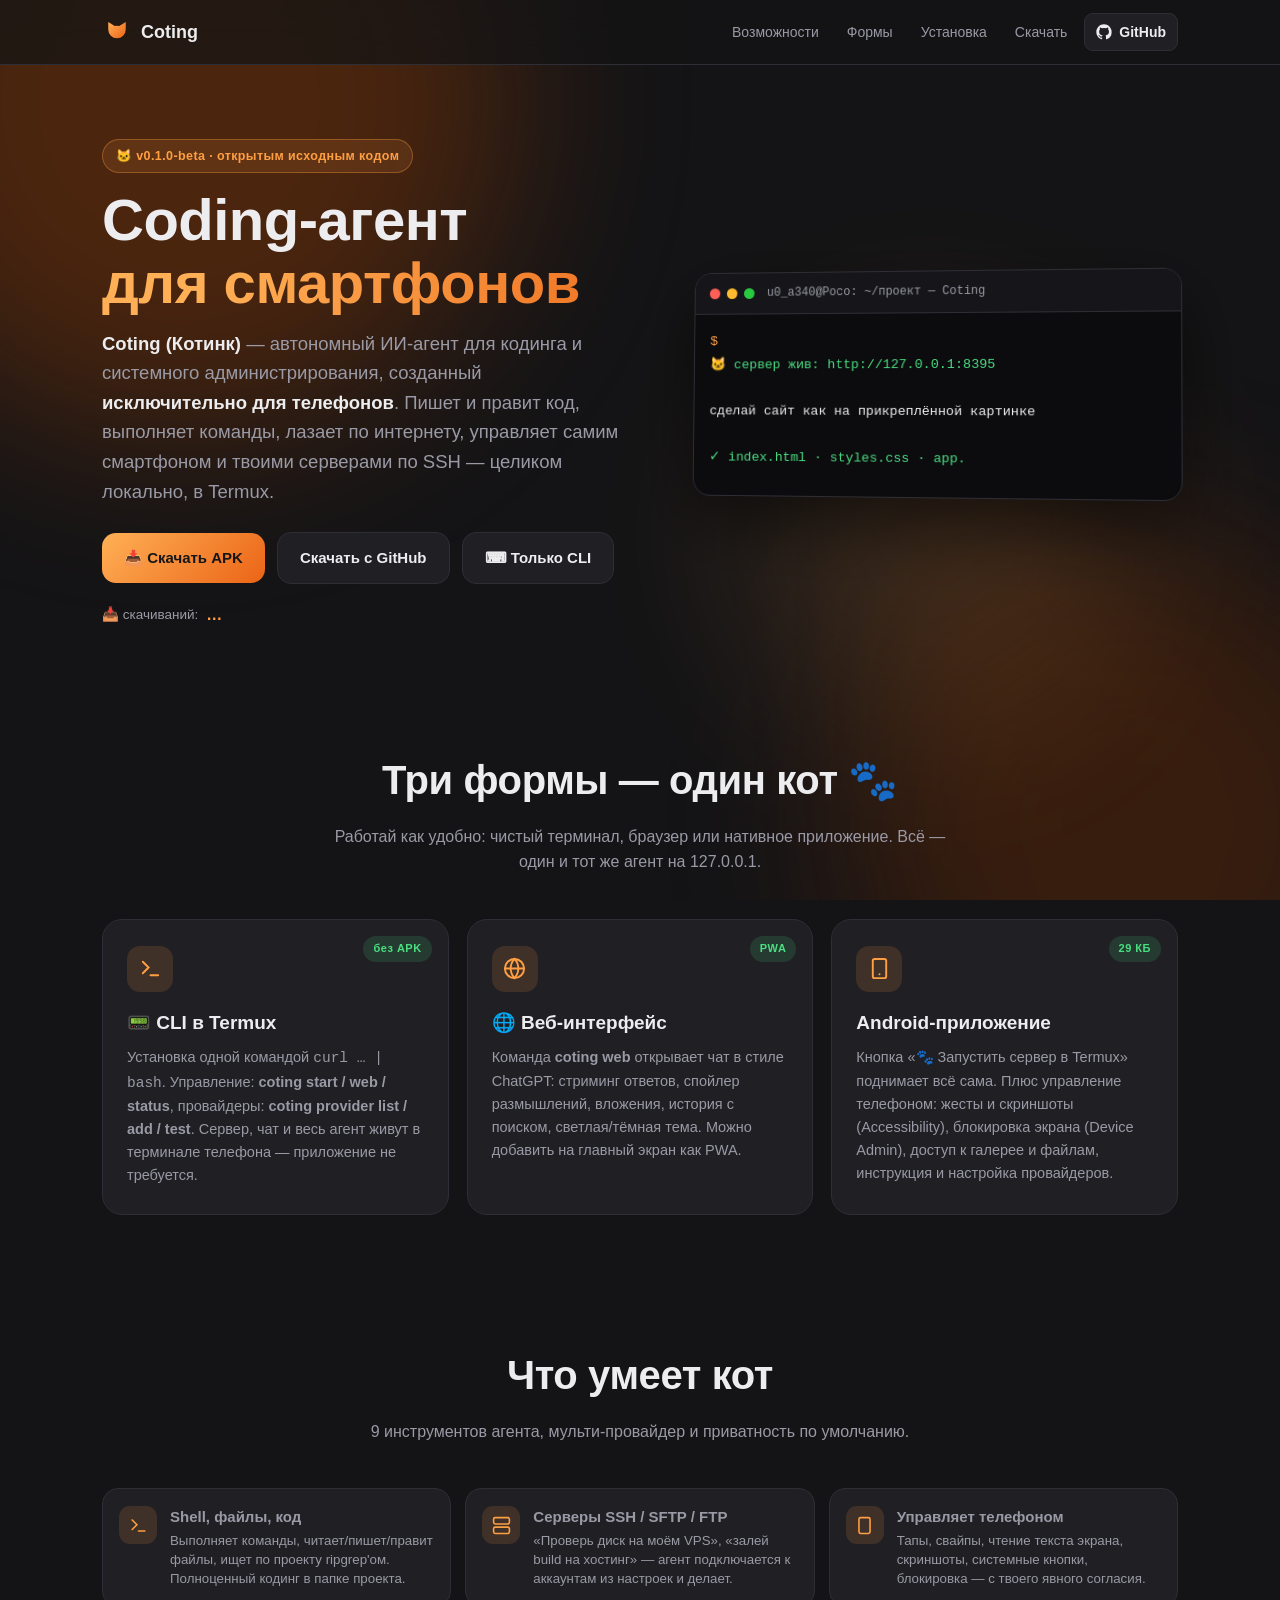
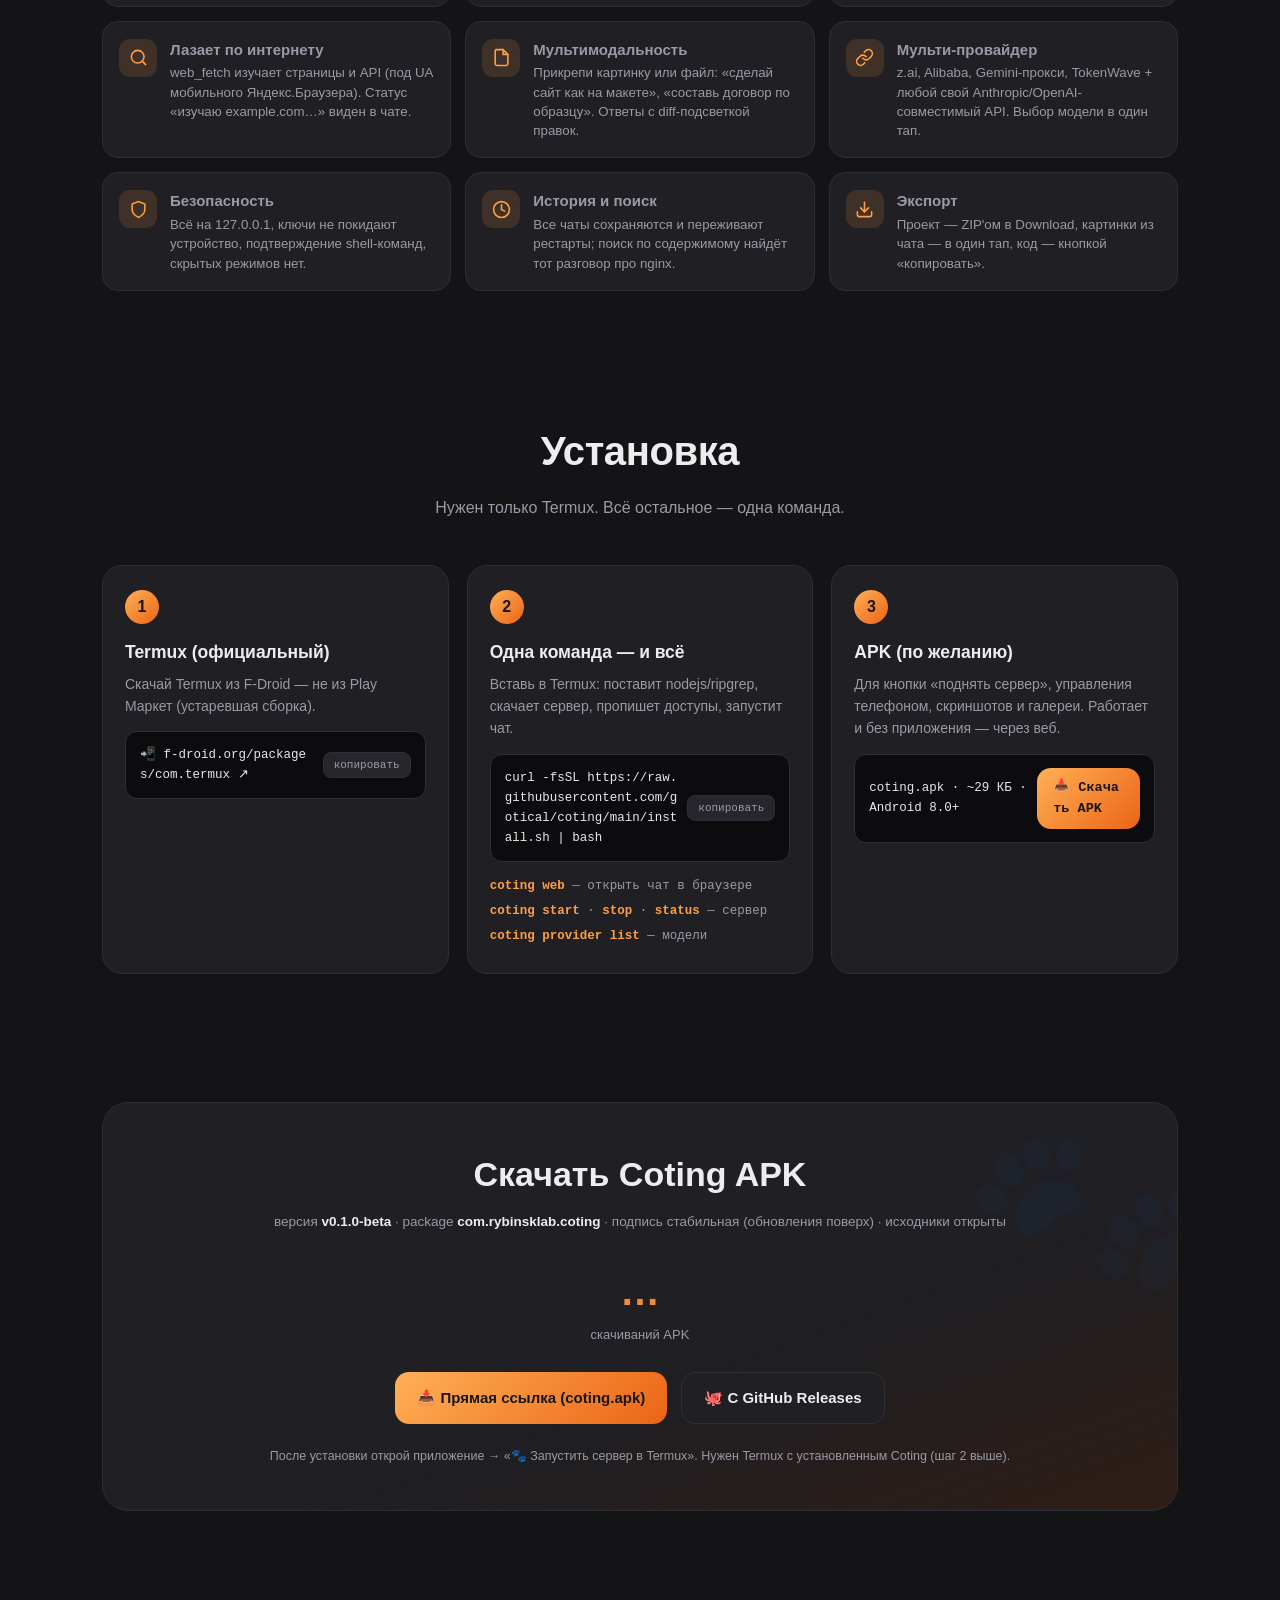
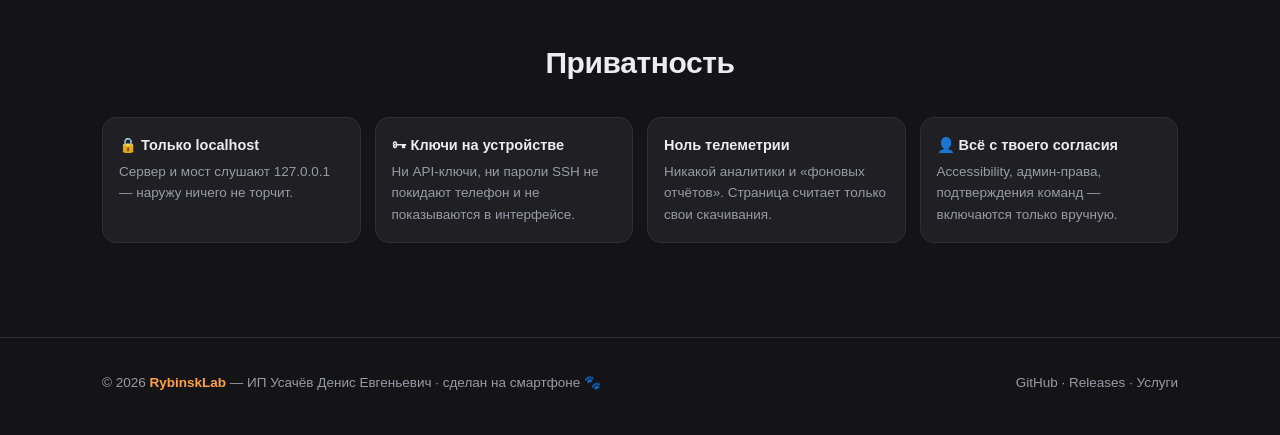
<file: site/index.html>
<!doctype html>
<html lang="ru">
<head>
<meta charset="utf-8">
<meta name="viewport" content="width=device-width, initial-scale=1, viewport-fit=cover">
<title>Coting 🐱 — AI-агент для кодинга и системного администрирования на смартфоне | Termux + веб + Android APK</title>
<meta name="description" content="Coting (Котинк) — автономный кодинг-агент с ИИ, созданный для смартфонов. Работает в Termux (CLI), имеет веб-интерфейс и Android-приложение. Пишет код, управляет телефоном, подключается к серверам по SSH. Скачай APK бесплатно.">
<meta name="keywords" content="coting, кодинг агент, ии агент android, termux агент, агент для смартфонов, ai coding agent android, ssh агент, скачать apk, rybinsklab">
<meta name="robots" content="index, follow">
<link rel="canonical" href="https://rybinsklab.ru/coting/">
<meta name="theme-color" content="#212121">
<meta property="og:type" content="website">
<meta property="og:site_name" content="RybinskLab">
<meta property="og:title" content="Coting — AI-агент для смартфонов: кодинг + администрирование">
<meta property="og:description" content="Автономный агент с ИИ целиком в твоём телефоне: CLI в Termux, веб-интерфейс и Android APK. Пишет код, лазает по интернету, управляет телефоном и серверами.">
<meta property="og:url" content="https://rybinsklab.ru/coting/">
<meta property="og:image" content="https://rybinsklab.ru/coting/og.png">
<meta property="og:locale" content="ru_RU">
<meta name="twitter:card" content="summary_large_image">
<meta name="twitter:title" content="Coting — AI-агент для смартфонов">
<meta name="twitter:description" content="Кодинг + системное администрирование с ИИ прямо на телефоне: Termux CLI, веб и APK.">
<meta name="twitter:image" content="https://rybinsklab.ru/coting/og.png">
<link rel="icon" type="image/png" href="icons/icon-192.png">
<script type="application/ld+json">
{
  "@context": "https://schema.org",
  "@type": "SoftwareApplication",
  "name": "Coting",
  "operatingSystem": "Android, Termux",
  "applicationCategory": "DeveloperApplication",
  "description": "AI-агент для кодинга и системного администрирования, созданный исключительно для смартфонов. Работает в Termux (CLI), имеет веб-интерфейс и Android-приложение.",
  "offers": { "@type": "Offer", "price": "0", "priceCurrency": "RUB" },
  "softwareVersion": "0.1.0-beta",
  "downloadUrl": "https://rybinsklab.ru/coting/coting.apk",
  "url": "https://rybinsklab.ru/coting/",
  "author": { "@type": "Organization", "name": "RybinskLab", "url": "https://rybinsklab.ru" }
}
</script>
<style>
:root{
  --bg:#141416; --bg2:#1c1c20; --card:#1f1f24; --card2:#26262c;
  --line:#2e2e36; --txt:#EDEDEF; --muted:#9A9AA6;
  --acc:#FF9F43; --acc2:#EB6416; --ok:#4ADE80; --mono:ui-monospace,"JetBrains Mono","Droid Sans Mono",monospace;
}
*{box-sizing:border-box;margin:0;padding:0}
html{scroll-behavior:smooth}
body{
  background:var(--bg);color:var(--txt);
  font-family:-apple-system,BlinkMacSystemFont,"Segoe UI",Roboto,"Helvetica Neue",Arial,sans-serif;
  font-size:16px;line-height:1.6;overflow-x:hidden;
  -webkit-tap-highlight-color:transparent;
}
a{color:var(--acc);text-decoration:none}
.wrap{max-width:1120px;margin:0 auto;padding:0 22px}

/* ---------- анимированный фон ---------- */
.blobs{position:fixed;inset:0;z-index:-1;overflow:hidden;pointer-events:none}
.blob{position:absolute;border-radius:50%;filter:blur(90px);opacity:.35;animation:drift 18s ease-in-out infinite alternate}
.b1{width:52vw;height:52vw;background:#b34700;top:-18vw;left:-12vw}
.b2{width:44vw;height:44vw;background:#7a2f00;bottom:-16vw;right:-10vw;animation-delay:-6s}
.b3{width:30vw;height:30vw;background:#ff9f43;top:38%;left:58%;opacity:.14;animation-delay:-11s}
@keyframes drift{from{transform:translate(0,0) scale(1)}to{transform:translate(6vw,4vw) scale(1.18)}}
.paw{position:fixed;color:rgba(255,159,67,.06);z-index:-1;animation:floatPaw linear infinite;pointer-events:none;font-size:28px}
@keyframes floatPaw{from{transform:translateY(105vh) rotate(0)}to{transform:translateY(-10vh) rotate(60deg)}}

/* ---------- навигация ---------- */
nav{position:sticky;top:0;z-index:50;backdrop-filter:blur(14px);background:rgba(20,20,22,.72);border-bottom:1px solid var(--line)}
nav .wrap{display:flex;align-items:center;gap:16px;padding-top:13px;padding-bottom:13px}
.logo{display:flex;align-items:center;gap:9px;font-weight:800;font-size:18px;color:var(--txt)}
.logo svg{width:30px;height:30px;border-radius:9px}
.navlinks{margin-left:auto;display:flex;gap:6px;align-items:center}
.navlinks a{color:var(--muted);font-size:14px;padding:7px 11px;border-radius:9px;transition:.2s}
.navlinks a:hover{color:var(--txt);background:var(--card)}
.gh-btn{display:inline-flex;align-items:center;gap:7px;background:var(--card);border:1px solid var(--line);color:var(--txt)!important;font-weight:600;font-size:13.5px;padding:8px 14px;border-radius:999px;transition:.2s}
.gh-btn:hover{border-color:var(--acc);transform:translateY(-1px)}
@media(max-width:700px){.navlinks a:not(.gh-btn){display:none}}

/* ---------- hero ---------- */
.hero{padding-top:74px;padding-bottom:56px;display:grid;grid-template-columns:1.05fr .95fr;gap:40px;align-items:center}
@media(max-width:900px){.hero{grid-template-columns:1fr;padding-top:44px}}
.badge{display:inline-flex;align-items:center;gap:8px;background:rgba(255,159,67,.12);border:1px solid rgba(255,159,67,.35);color:var(--acc);font-size:12.5px;font-weight:700;padding:6px 13px;border-radius:999px;letter-spacing:.4px;animation:pulseB 2.6s ease-in-out infinite}
@keyframes pulseB{0%,100%{box-shadow:0 0 0 0 rgba(255,159,67,.35)}50%{box-shadow:0 0 0 9px rgba(255,159,67,0)}}
h1{font-size:clamp(34px,5.4vw,58px);line-height:1.08;font-weight:900;margin:16px 0 6px;letter-spacing:-.5px}
h1 .grad{background:linear-gradient(92deg,#ffb056 10%,#eb6416 60%,#ffcf8e);background-size:220% 100%;-webkit-background-clip:text;background-clip:text;-webkit-text-fill-color:transparent;animation:shine 5s linear infinite}
@keyframes shine{to{background-position:220% 0}}
.sub{color:var(--muted);font-size:clamp(15px,1.7vw,18.5px);max-width:520px;margin:14px 0 26px}
.sub b{color:var(--txt)}
.cta{display:flex;flex-wrap:wrap;gap:12px;align-items:center}
.btn{display:inline-flex;align-items:center;gap:9px;font-weight:700;font-size:15px;padding:13px 22px;border-radius:14px;border:none;cursor:pointer;transition:.22s;position:relative;overflow:hidden}
.btn-acc{background:linear-gradient(135deg,#FFB056,#EB6416);color:#161616}
.btn-acc:hover{transform:translateY(-2px);box-shadow:0 10px 28px rgba(235,100,22,.4)}
.btn-acc::after{content:"";position:absolute;top:0;left:-120%;width:60%;height:100%;background:linear-gradient(100deg,transparent,rgba(255,255,255,.5),transparent);animation:sweep 3.4s ease-in-out infinite}
@keyframes sweep{0%{left:-120%}45%,100%{left:130%}}
.btn-ghost{background:var(--card);border:1px solid var(--line);color:var(--txt)}
.btn-ghost:hover{border-color:var(--acc);transform:translateY(-2px)}
.counter-line{margin-top:18px;color:var(--muted);font-size:13.5px;display:flex;align-items:center;gap:8px}
.counter-line b{color:var(--acc);font-size:16px;font-variant-numeric:tabular-nums;transition:.4s}
.counter-line.bump b{transform:scale(1.35);display:inline-block}

/* терминал в hero */
.term{background:#0c0c0f;border:1px solid var(--line);border-radius:18px;box-shadow:0 26px 70px rgba(0,0,0,.55);overflow:hidden;transform:perspective(1200px) rotateY(-7deg) rotateX(2deg);transition:.5s;animation:termFloat 7s ease-in-out infinite}
.term:hover{transform:perspective(1200px) rotateY(0) rotateX(0)}
@keyframes termFloat{0%,100%{translate:0 0}50%{translate:0 -12px}}
.term-head{display:flex;align-items:center;gap:7px;padding:11px 15px;background:#16161a;border-bottom:1px solid var(--line)}
.tdot{width:11px;height:11px;border-radius:50%}
.term-title{margin-left:6px;font-family:var(--mono);font-size:12px;color:var(--muted)}
.term-body{padding:16px 16px 18px;font-family:var(--mono);font-size:13.5px;line-height:1.75;min-height:184px;white-space:pre-wrap;word-break:break-word}
.term-body .p{color:var(--acc)}
.term-body .o{color:var(--muted)}
.term-body .g{color:var(--ok)}
.cursor{display:inline-block;width:8px;height:16px;background:var(--acc);vertical-align:-2px;animation:blink 1s steps(1) infinite}
@keyframes blink{50%{opacity:0}}

/* ---------- секции ---------- */
section{padding:64px 0}
.sec-title{font-size:clamp(26px,3.6vw,40px);font-weight:900;text-align:center;letter-spacing:-.4px}
.sec-sub{color:var(--muted);text-align:center;max-width:640px;margin:12px auto 44px;font-size:16px}
.reveal{opacity:0;transform:translateY(26px);transition:opacity .7s cubic-bezier(.2,.7,.3,1),transform .7s cubic-bezier(.2,.7,.3,1)}
.reveal.on{opacity:1;transform:none}
.grid3{display:grid;grid-template-columns:repeat(3,1fr);gap:18px}
@media(max-width:880px){.grid3{grid-template-columns:1fr}}
.card{background:var(--card);border:1px solid var(--line);border-radius:20px;padding:26px 24px;transition:.28s;position:relative}
.card:hover{transform:translateY(-6px);border-color:rgba(255,159,67,.55);box-shadow:0 18px 44px rgba(0,0,0,.4)}
.card .ic{width:46px;height:46px;border-radius:13px;background:rgba(255,159,67,.14);display:flex;align-items:center;justify-content:center;margin-bottom:16px;color:var(--acc)}
.card .ic svg{width:23px;height:23px}
.card h3{font-size:19px;margin-bottom:8px}
.card p{color:var(--muted);font-size:14.5px}
.tag{position:absolute;top:16px;right:16px;font-size:11px;font-weight:800;letter-spacing:.5px;padding:4px 10px;border-radius:999px;background:rgba(74,222,128,.14);color:var(--ok)}

/* фичи */
.feat{display:grid;grid-template-columns:repeat(3,1fr);gap:14px}
@media(max-width:880px){.feat{grid-template-columns:repeat(2,1fr)}}
@media(max-width:560px){.feat{grid-template-columns:1fr}}
.f{display:flex;gap:13px;background:var(--card);border:1px solid var(--line);border-radius:16px;padding:17px 16px;transition:.25s}
.f:hover{border-color:var(--acc);transform:translateY(-3px)}
.f .ic{flex-shrink:0;width:38px;height:38px;border-radius:11px;background:rgba(255,159,67,.14);display:flex;align-items:center;justify-content:center;color:var(--acc)}
.f .ic svg{width:19px;height:19px}
.f b{display:block;font-size:15px;margin-bottom:3px}
.f span{color:var(--muted);font-size:13.3px;line-height:1.45;display:block}

/* установка */
.install{display:grid;grid-template-columns:repeat(3,1fr);gap:18px}
@media(max-width:880px){.install{grid-template-columns:1fr}}
.step{background:var(--card);border:1px solid var(--line);border-radius:20px;padding:24px 22px}
.step .num{width:34px;height:34px;border-radius:50%;background:linear-gradient(135deg,#FFB056,#EB6416);color:#161616;font-weight:900;display:flex;align-items:center;justify-content:center;font-size:16px;margin-bottom:14px}
.step h3{font-size:17.5px;margin-bottom:7px}
.step p{color:var(--muted);font-size:14px;margin-bottom:14px}
.codebox{background:#0c0c0f;border:1px solid var(--line);border-radius:12px;padding:13px 14px;font-family:var(--mono);font-size:12.5px;color:#e8e8ea;position:relative;display:flex;justify-content:space-between;gap:10px;align-items:center;word-break:break-all}
.copy{flex-shrink:0;background:var(--card2);border:1px solid var(--line);color:var(--muted);font-size:11px;font-family:inherit;padding:6px 10px;border-radius:8px;cursor:pointer;transition:.2s}
.copy:hover{color:var(--txt);border-color:var(--acc)}
.cmds{margin-top:12px;font-family:var(--mono);font-size:12.5px;color:var(--muted);line-height:2}
.cmds b{color:var(--acc);font-weight:600}

/* download */
.dl-card{background:linear-gradient(160deg,var(--card) 60%,rgba(235,100,22,.12));border:1px solid var(--line);border-radius:26px;padding:44px 30px;text-align:center;position:relative;overflow:hidden}
.dl-card::before{content:"🐾";position:absolute;font-size:190px;opacity:.045;right:-30px;top:-46px;transform:rotate(-18deg)}
.dl-meta{color:var(--muted);font-size:13.5px;margin:10px 0 26px}
.dl-meta b{color:var(--txt)}
.dl-btns{display:flex;gap:14px;justify-content:center;flex-wrap:wrap}
.dl-note{margin-top:22px;color:var(--muted);font-size:12.5px}
.big-count{font-size:40px;font-weight:900;background:linear-gradient(120deg,#FFB056,#EB6416);-webkit-background-clip:text;background-clip:text;-webkit-text-fill-color:transparent;font-variant-numeric:tabular-nums}

/* приватность / faq */
.priv{display:grid;grid-template-columns:repeat(4,1fr);gap:14px}
@media(max-width:880px){.priv{grid-template-columns:repeat(2,1fr)}}
@media(max-width:520px){.priv{grid-template-columns:1fr}}
.pv{background:var(--card);border:1px solid var(--line);border-radius:14px;padding:16px;font-size:13.5px;color:var(--muted)}
.pv b{color:var(--txt);display:block;margin-bottom:4px;font-size:14.5px}

footer{border-top:1px solid var(--line);padding:34px 0 44px;margin-top:30px}
footer .wrap{display:flex;flex-wrap:wrap;gap:14px;align-items:center;justify-content:space-between;color:var(--muted);font-size:13.5px}
footer a{color:var(--muted)}footer a:hover{color:var(--acc)}

@media(prefers-reduced-motion:reduce){*,*::before,*::after{animation-duration:.01s!important;transition-duration:.01s!important}}
</style>
</head>
<body>

<div class="blobs"><div class="blob b1"></div><div class="blob b2"></div><div class="blob b3"></div></div>

<nav>
  <div class="wrap">
    <span class="logo">
      <svg viewBox="0 0 24 24"><defs><linearGradient id="lg" x1="0" y1="0" x2="1" y2="1"><stop offset="0" stop-color="#FFB056"/><stop offset="1" stop-color="#EB6416"/></linearGradient></defs><path fill="url(#lg)" d="M5 10 L5 4 L10.2 7.2 A7 7 0 0 1 13.8 7.2 L19 4 L19 10 A7 7 0 1 1 5 10 Z"/></svg>
      Coting
    </span>
    <div class="navlinks">
      <a href="#vozmozhnosti">Возможности</a>
      <a href="#formas">Формы</a>
      <a href="#ustanovka">Установка</a>
      <a href="#skachat">Скачать</a>
      <a class="gh-btn" href="https://github.com/gotical/coting" target="_blank" rel="noopener" onclick="dl('github')">
        <svg width="16" height="16" viewBox="0 0 24 24" fill="currentColor"><path d="M12 .5C5.65.5.5 5.65.5 12c0 5.08 3.29 9.39 7.86 10.91.58.11.79-.25.79-.56v-1.96c-3.2.7-3.87-1.54-3.87-1.54-.53-1.33-1.28-1.69-1.28-1.69-1.05-.72.08-.7.08-.7 1.16.08 1.77 1.19 1.77 1.19 1.03 1.77 2.7 1.26 3.36.96.1-.75.4-1.26.73-1.55-2.55-.29-5.24-1.28-5.24-5.69 0-1.26.45-2.28 1.19-3.09-.12-.29-.52-1.46.11-3.05 0 0 .97-.31 3.18 1.18a11 11 0 0 1 5.8 0c2.2-1.49 3.17-1.18 3.17-1.18.63 1.59.23 2.76.11 3.05.74.81 1.19 1.83 1.19 3.09 0 4.42-2.7 5.4-5.26 5.68.41.36.78 1.06.78 2.14v3.17c0 .31.21.68.8.56A11.5 11.5 0 0 0 23.5 12C23.5 5.65 18.35.5 12 .5z"/></svg>
        GitHub
      </a>
    </div>
  </div>
</nav>

<header class="wrap hero">
  <div>
    <span class="badge">🐱 v0.1.0-beta · открытым исходным кодом</span>
    <h1>Coding-агент<br><span class="grad">для смартфонов</span></h1>
    <p class="sub"><b>Coting (Котинк)</b> — автономный ИИ-агент для кодинга и системного администрирования, созданный <b>исключительно для телефонов</b>. Пишет и правит код, выполняет команды, лазает по интернету, управляет самим смартфоном и твоими серверами по SSH — целиком локально, в Termux.</p>
    <div class="cta">
      <a class="btn btn-acc" href="coting.apk" download onclick="dl('apk')">📥 Скачать APK</a>
      <a class="btn btn-ghost" href="https://github.com/gotical/coting/releases/latest" target="_blank" rel="noopener" onclick="dl('github')">Скачать с GitHub</a>
      <a class="btn btn-ghost" href="#ustanovka">⌨ Только CLI</a>
    </div>
    <div class="counter-line" id="counterLine">📥 скачиваний: <b id="dlCount">…</b></div>
  </div>
  <div class="term" aria-hidden="true">
    <div class="term-head">
      <span class="tdot" style="background:#ff5f57"></span><span class="tdot" style="background:#febc2e"></span><span class="tdot" style="background:#28c840"></span>
      <span class="term-title">u0_a340@Poco: ~/проект — Coting</span>
    </div>
    <div class="term-body" id="termBody"></div>
  </div>
</header>

<section id="formas">
  <div class="wrap">
    <h2 class="sec-title reveal">Три формы — один кот 🐾</h2>
    <p class="sec-sub reveal">Работай как удобно: чистый терминал, браузер или нативное приложение. Всё — один и тот же агент на 127.0.0.1.</p>
    <div class="grid3">
      <div class="card reveal"><span class="tag">без APK</span>
        <div class="ic"><svg viewBox="0 0 24 24" fill="none" stroke="currentColor" stroke-width="2" stroke-linecap="round"><polyline points="4 17 10 11 4 5"/><line x1="12" y1="19" x2="20" y2="19"/></svg></div>
        <h3>📟 CLI в Termux</h3>
        <p>Установка одной командой <code>curl … | bash</code>. Управление: <b>coting start / web / status</b>, провайдеры: <b>coting provider list / add / test</b>. Сервер, чат и весь агент живут в терминале телефона — приложение не требуется.</p>
      </div>
      <div class="card reveal"><span class="tag">PWA</span>
        <div class="ic"><svg viewBox="0 0 24 24" fill="none" stroke="currentColor" stroke-width="2" stroke-linecap="round"><circle cx="12" cy="12" r="10"/><line x1="2" y1="12" x2="22" y2="12"/><path d="M12 2a15 15 0 0 1 4 10 15 15 0 0 1-4 10 15 15 0 0 1-4-10 15 15 0 0 1 4-10z"/></svg></div>
        <h3>🌐 Веб-интерфейс</h3>
        <p>Команда <b>coting web</b> открывает чат в стиле ChatGPT: стриминг ответов, спойлер размышлений, вложения, история с поиском, светлая/тёмная тема. Можно добавить на главный экран как PWA.</p>
      </div>
      <div class="card reveal"><span class="tag">29 КБ</span>
        <div class="ic"><svg viewBox="0 0 24 24" fill="none" stroke="currentColor" stroke-width="2" stroke-linecap="round"><rect x="5" y="2" width="14" height="20" rx="2"/><line x1="12" y1="18" x2="12.01" y2="18"/></svg></div>
        <h3> Android-приложение</h3>
        <p>Кнопка «🐾 Запустить сервер в Termux» поднимает всё сама. Плюс управление телефоном: жесты и скриншоты (Accessibility), блокировка экрана (Device Admin), доступ к галерее и файлам, инструкция и настройка провайдеров.</p>
      </div>
    </div>
  </div>
</section>

<section id="vozmozhnosti">
  <div class="wrap">
    <h2 class="sec-title reveal">Что умеет кот</h2>
    <p class="sec-sub reveal">9 инструментов агента, мульти-провайдер и приватность по умолчанию.</p>
    <div class="feat">
      <div class="f reveal"><span class="ic"><svg viewBox="0 0 24 24" fill="none" stroke="currentColor" stroke-width="2" stroke-linecap="round"><polyline points="4 17 10 11 4 5"/><line x1="12" y1="19" x2="20" y2="19"/></svg></span><span><b>Shell, файлы, код</b><span>Выполняет команды, читает/пишет/правит файлы, ищет по проекту ripgrep'ом. Полноценный кодинг в папке проекта.</span></span></div>
      <div class="f reveal"><span class="ic"><svg viewBox="0 0 24 24" fill="none" stroke="currentColor" stroke-width="2" stroke-linecap="round"><rect x="2" y="2" width="20" height="8" rx="2"/><rect x="2" y="14" width="20" height="8" rx="2"/></svg></span><span><b>Серверы SSH / SFTP / FTP</b><span>«Проверь диск на моём VPS», «залей build на хостинг» — агент подключается к аккаунтам из настроек и делает.</span></span></div>
      <div class="f reveal"><span class="ic"><svg viewBox="0 0 24 24" fill="none" stroke="currentColor" stroke-width="2" stroke-linecap="round"><rect x="5" y="2" width="14" height="20" rx="2"/></svg></span><span><b>Управляет телефоном</b><span>Тапы, свайпы, чтение текста экрана, скриншоты, системные кнопки, блокировка — с твоего явного согласия.</span></span></div>
      <div class="f reveal"><span class="ic"><svg viewBox="0 0 24 24" fill="none" stroke="currentColor" stroke-width="2" stroke-linecap="round"><circle cx="11" cy="11" r="8"/><line x1="21" y1="21" x2="16.65" y2="16.65"/></svg></span><span><b>Лазает по интернету</b><span>web_fetch изучает страницы и API (под UA мобильного Яндекс.Браузера). Статус «изучаю example.com…» виден в чате.</span></span></div>
      <div class="f reveal"><span class="ic"><svg viewBox="0 0 24 24" fill="none" stroke="currentColor" stroke-width="2" stroke-linecap="round"><path d="M14 2H6a2 2 0 0 0-2 2v16a2 2 0 0 0 2 2h12a2 2 0 0 0 2-2V8z"/><polyline points="14 2 14 8 20 8"/></svg></span><span><b>Мультимодальность</b><span>Прикрепи картинку или файл: «сделай сайт как на макете», «составь договор по образцу». Ответы с diff-подсветкой правок.</span></span></div>
      <div class="f reveal"><span class="ic"><svg viewBox="0 0 24 24" fill="none" stroke="currentColor" stroke-width="2" stroke-linecap="round"><path d="M10 13a5 5 0 0 0 7.54.54l3-3a5 5 0 0 0-7.07-7.07l-1.72 1.71"/><path d="M14 11a5 5 0 0 0-7.54-.54l-3 3a5 5 0 0 0 7.07 7.07l1.71-1.71"/></svg></span><span><b>Мульти-провайдер</b><span>z.ai, Alibaba, Gemini-прокси, TokenWave + любой свой Anthropic/OpenAI-совместимый API. Выбор модели в один тап.</span></span></div>
      <div class="f reveal"><span class="ic"><svg viewBox="0 0 24 24" fill="none" stroke="currentColor" stroke-width="2" stroke-linecap="round"><path d="M12 22s8-4 8-10V5l-8-3-8 3v7c0 6 8 10 8 10z"/></svg></span><span><b>Безопасность</b><span>Всё на 127.0.0.1, ключи не покидают устройство, подтверждение shell-команд, скрытых режимов нет.</span></span></div>
      <div class="f reveal"><span class="ic"><svg viewBox="0 0 24 24" fill="none" stroke="currentColor" stroke-width="2" stroke-linecap="round"><circle cx="12" cy="12" r="10"/><polyline points="12 6 12 12 16 14"/></svg></span><span><b>История и поиск</b><span>Все чаты сохраняются и переживают рестарты; поиск по содержимому найдёт тот разговор про nginx.</span></span></div>
      <div class="f reveal"><span class="ic"><svg viewBox="0 0 24 24" fill="none" stroke="currentColor" stroke-width="2" stroke-linecap="round"><path d="M21 15v4a2 2 0 0 1-2 2H5a2 2 0 0 1-2-2v-4"/><polyline points="7 10 12 15 17 10"/><line x1="12" y1="15" x2="12" y2="3"/></svg></span><span><b>Экспорт</b><span>Проект — ZIP'ом в Download, картинки из чата — в один тап, код — кнопкой «копировать».</span></span></div>
    </div>
  </div>
</section>

<section id="ustanovka">
  <div class="wrap">
    <h2 class="sec-title reveal">Установка</h2>
    <p class="sec-sub reveal">Нужен только Termux. Всё остальное — одна команда.</p>
    <div class="install">
      <div class="step reveal">
        <div class="num">1</div>
        <h3>Termux (официальный)</h3>
        <p>Скачай Termux из F-Droid — не из Play Маркет (устаревшая сборка).</p>
        <div class="codebox"><a id="fd" href="https://f-droid.org/packages/com.termux/" target="_blank" rel="noopener" style="color:#e8e8ea">📲 f-droid.org/packages/com.termux ↗</a><button class="copy" onclick="cp('https://f-droid.org/packages/com.termux/',this)">копировать</button></div>
      </div>
      <div class="step reveal">
        <div class="num">2</div>
        <h3>Одна команда — и всё</h3>
        <p>Вставь в Termux: поставит nodejs/ripgrep, скачает сервер, пропишет доступы, запустит чат.</p>
        <div class="codebox"><span id="curl">curl -fsSL https://raw.githubusercontent.com/gotical/coting/main/install.sh | bash</span><button class="copy" data-copy="curl -fsSL https://raw.githubusercontent.com/gotical/coting/main/install.sh | bash" onclick="cp(this.dataset.copy,this)">копировать</button></div>
        <div class="cmds">
          <b>coting web</b> — открыть чат в браузере<br>
          <b>coting start</b> · <b>stop</b> · <b>status</b> — сервер<br>
          <b>coting provider list</b> — модели
        </div>
      </div>
      <div class="step reveal">
        <div class="num">3</div>
        <h3>APK (по желанию)</h3>
        <p>Для кнопки «поднять сервер», управления телефоном, скриншотов и галереи. Работает и без приложения — через веб.</p>
        <div class="codebox"><span id="sz">coting.apk · ~29 КБ · Android 8.0+</span><a class="btn btn-acc" style="padding:9px 16px;font-size:13.5px" href="coting.apk" download onclick="dl('apk')">📥 Скачать APK</a></div>
      </div>
    </div>
  </div>
</section>

<section id="skachat">
  <div class="wrap">
    <div class="dl-card reveal">
      <h2 style="font-size:clamp(24px,3.4vw,34px)">Скачать Coting APK</h2>
      <div class="dl-meta">версия <b>v0.1.0-beta</b> · package <b>com.rybinsklab.coting</b> · подпись стабильная (обновления поверх) · исходники открыты</div>
      <div class="big-count" id="dlCountBig">…</div>
      <div style="color:var(--muted);font-size:13px;margin-top:2px">скачиваний APK</div>
      <div class="dl-btns" style="margin-top:26px">
        <a class="btn btn-acc" href="coting.apk" download onclick="dl('apk')">📥 Прямая ссылка (coting.apk)</a>
        <a class="btn btn-ghost" href="https://github.com/gotical/coting/releases/latest" target="_blank" rel="noopener" onclick="dl('github')">🐙 С GitHub Releases</a>
      </div>
      <div class="dl-note">После установки открой приложение → «🐾 Запустить сервер в Termux». Нужен Termux с установленным Coting (шаг 2 выше).</div>
    </div>
  </div>
</section>

<section>
  <div class="wrap">
    <h2 class="sec-title reveal" style="font-size:clamp(22px,3vw,30px)">Приватность</h2>
    <div class="priv" style="margin-top:30px">
      <div class="pv reveal"><b>🔒 Только localhost</b>Сервер и мост слушают 127.0.0.1 — наружу ничего не торчит.</div>
      <div class="pv reveal"><b>🗝 Ключи на устройстве</b>Ни API-ключи, ни пароли SSH не покидают телефон и не показываются в интерфейсе.</div>
      <div class="pv reveal"><b> Ноль телеметрии</b>Никакой аналитики и «фоновых отчётов». Страница считает только свои скачивания.</div>
      <div class="pv reveal"><b>👤 Всё с твоего согласия</b>Accessibility, админ-права, подтверждения команд — включаются только вручную.</div>
    </div>
  </div>
</section>

<footer>
  <div class="wrap">
    <span>© 2026 <a href="https://rybinsklab.ru" style="color:var(--acc);font-weight:600">RybinskLab</a> — ИП Усачёв Денис Евгеньевич · сделан на смартфоне 🐾</span>
    <span><a href="https://github.com/gotical/coting" target="_blank" rel="noopener">GitHub</a> · <a href="https://github.com/gotical/coting/releases/latest" target="_blank" rel="noopener">Releases</a> · <a href="https://rybinsklab.ru">Услуги</a></span>
  </div>
</footer>

<script>
/* ---------- счётчик скачиваний ---------- */
function upd(n, animate){
  [document.getElementById('dlCount'), document.getElementById('dlCountBig')].forEach(function(el){
    if(!el) return;
    if(animate){
      var cur = parseInt(el.textContent.replace(/\D/g,'')) || 0, t0 = performance.now();
      (function roll(t){ var k = Math.min(1,(t-t0)/700); el.textContent = Math.round(cur+(n-cur)*k); if(k<1) requestAnimationFrame(roll); })(t0);
    } else el.textContent = n;
  });
  if(animate){ var cl=document.getElementById('counterLine'); cl.classList.add('bump'); setTimeout(function(){cl.classList.remove('bump')},450); }
}
fetch('api.php?a=get').then(function(r){return r.json()}).then(function(j){upd(j.count,false)}).catch(function(){});
function dl(kind){
  fetch('api.php?a=dl&t='+kind).catch(function(){});
  if(kind!=='apk'){ upd((parseInt(document.getElementById('dlCount').textContent)||0)+1, true); }
}

/* ---------- копирование ---------- */
function cp(txt, btn){
  (navigator.clipboard ? navigator.clipboard.writeText(txt) : Promise.reject()).then(function(){
    var t=btn.textContent; btn.textContent='✓ скопировано'; setTimeout(function(){btn.textContent=t},1600);
  }).catch(function(){ btn.textContent='выдели и скопируй'; });
}

/* ---------- reveal on scroll ---------- */
var io = new IntersectionObserver(function(es){
  es.forEach(function(e){ if(e.isIntersecting){ e.target.classList.add('on'); io.unobserve(e.target); } });
},{threshold:.14});
document.querySelectorAll('.reveal').forEach(function(el,i){ el.style.transitionDelay=(i%3*90)+'ms'; io.observe(el); });

/* ---------- печатающийся терминал ---------- */
var scenes = [
 [ ["$ ","p"],["coting web\n","w"],
   ["🐱 сервер жив: http://127.0.0.1:8395\n","g"],
   ["> ","o"],["сделай сайт как на прикреплённой картинке\n","w"],
   ["💭 кот думает… изучаю макет, скачиваю пример\n","o"],
   ["✓ index.html · styles.css · app.js — проект в ZIP готов\n","g"] ],
 [ ["$ ","p"],["coting provider add mygateway https://api.example.com openai sk-… my-model\n","w"],
   ["✓ провайдер сохранён (ключ остался на устройстве)\n","g"],
   ["> ","o"],["подключись к VPS по ssh и проверь место на диске\n","w"],
   ["🖥 remote_server: df -h → /dev/sda2 41G/80G… готово\n","g"] ],
];
var ti=0;
function typeScene(){
  var body=document.getElementById('termBody'); body.innerHTML='';
  var lines=scenes[ti%scenes.length]; ti++;
  var li=0,ci=0,cur=null;
  (function step(){
    if(li>=lines.length){ setTimeout(typeScene,3400); return; }
    var txt=lines[li][1]==='p'?'p':lines[li][1]; var t=lines[li][0];
    if(cur===null){ var span=document.createElement('span'); if(txt!=='w')span.className=txt==='p'?'p':txt; body.appendChild(span); cur=span; }
    if(ci<t.length){ cur.textContent+=t[ci]; ci++;
      if(ci===t.length && txt==='w'){ body.appendChild(document.createTextNode('\n')); cur=null; ci=0; li+=2; }
      else if(ci===t.length){ body.appendChild(document.createTextNode('\n')); cur=null; ci=0; li+=2; }
      setTimeout(step, txt==='w'? 16+Math.random()*34 : 0);
    } else { cur=null; ci=0; li+=2; setTimeout(step,180); }
  })();
}
typeScene();

/* ---------- падающие лапки на фоне ---------- */
for(var i=0;i<7;i++){
  var p=document.createElement('span'); p.className='paw'; p.textContent='🐾';
  p.style.left=(5+Math.random()*90)+'vw'; p.style.animationDuration=(16+Math.random()*18)+'s';
  p.style.animationDelay=(-Math.random()*24)+'s'; p.style.fontSize=(18+Math.random()*26)+'px';
  document.body.appendChild(p);
}
</script>
</body>
</html>
</file>
